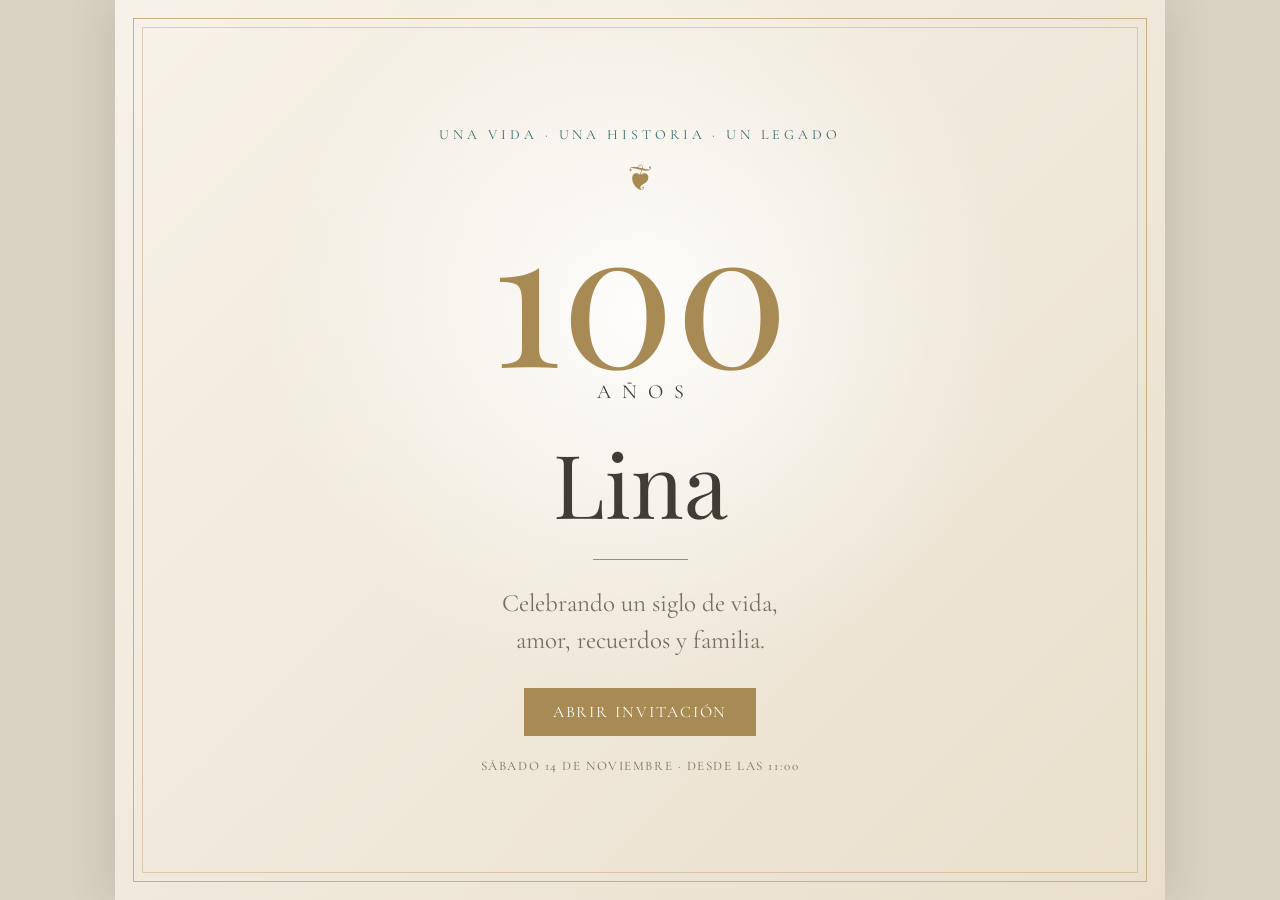
<file: index.html>
<!DOCTYPE html>
<html lang="es">
<head>
    <meta charset="UTF-8">
    <meta name="viewport" content="width=device-width, initial-scale=1.0">

    <title>Lina | 100 años</title>

    <meta property="og:type" content="website">
    <meta property="og:title" content="Lina | 100 años">
    <meta property="og:description" content="¡Estás invitado/a! Acompañanos a celebrar los 100 años de Lina. Sábado 14 de noviembre, desde las 11:00.">
    <meta property="og:url" content="https://shadownat24.github.io/Invitacion_Lina/">

    <meta property="og:image" content="https://shadownat24.github.io/Invitacion_Lina/Fotos/IMG-20261020-WA0048%282%29.jpg">
    <meta property="og:image:alt" content="Lina, celebramos tus 100 años. ¡Estás invitado/a!">
    <meta property="og:image:type" content="image/jpeg">
    <meta property="og:image:width" content="961">
    <meta property="og:image:height" content="2048">
    <meta name="twitter:card" content="summary_large_image">
    <meta name="twitter:title" content="Lina | 100 años">
    <meta name="twitter:description" content="¡Estás invitado/a! Celebramos los 100 años de Lina. Sábado 14 de noviembre, desde las 11:00.">
    <meta name="twitter:image" content="https://shadownat24.github.io/Invitacion_Lina/Fotos/IMG-20261020-WA0048%282%29.jpg">

    <link rel="stylesheet" href="assets/style.css?v=8">
</head>

<body>
<main class="site">

    <section id="portada" class="portada">
        <div class="marco-portada"></div>

        <div class="portada-contenido">
            <p class="eyebrow">UNA VIDA · UNA HISTORIA · UN LEGADO</p>
            <div class="ornamento">❦</div>

            <p class="aniversario">100</p>
            <p class="aniversario-sub">AÑOS</p>

            <h1>Lina</h1>

            <div class="linea-dorada"></div>

            <p class="frase-portada">
                Celebrando un siglo de vida,<br>
                amor, recuerdos y familia.
            </p>

            <button id="abrirInvitacion" class="boton-entrar" type="button">
                ABRIR INVITACIÓN
            </button>

            <p class="fecha-portada">SÁBADO 14 DE NOVIEMBRE · DESDE LAS 11:00</p>
        </div>
    </section>

    <section id="invitacion" class="invitacion" aria-hidden="true">
        <div class="contenido">

            <header class="cabecera">
                <p class="eyebrow">CON MUCHO CARIÑO</p>
                <div class="ornamento">❦</div>
                <h2>Lina</h2>
                <p class="cien">100 años</p>
                <div class="linea-dorada"></div>
                <p class="mensaje">
                    Hay vidas que se cuentan en años y otras que se cuentan
                    en historias, recuerdos y personas que dejaron huella.
                    <br><br>
                    Hoy queremos celebrar a <strong>Lina</strong> y todo lo que
                    significa compartir un siglo de vida junto a quienes la quieren.
                </p>
            </header>

            <section class="bloque-info">
                <p class="etiqueta">LA CELEBRACIÓN</p>
                <h3>Un día para recordar</h3>

                <div class="dato-evento">
                    <span class="icono">✦</span>
                    <div>
                        <strong>Fecha</strong>
                        <p>Sábado 14 de noviembre · a partir de las 11:00</p>
                    </div>
                </div>

                <div class="dato-evento">
                    <span class="icono">✦</span>
                    <div>
                        <strong>Lugar</strong>
                        <p>Chiriguanos 2718, esquina Ingavi<br>Salón Cooperativa, Montevideo</p>
                    </div>
                </div>

                <a
                    href="https://www.google.com/maps/search/?api=1&query=Chiriguanos+2718%2C+esquina+Ingavi%2C+Sal%C3%B3n+Cooperativa%2C+Montevideo"
                    target="_blank"
                    rel="noopener noreferrer"
                    class="boton-secundario"
                >📍 CÓMO LLEGAR</a>
            </section>

            <section class="bloque-especial">
                <p class="numero-grande">100</p>
                <p class="texto-centro">
                    <strong>cien años de historias</strong><br>
                    y una familia que tiene mucho para celebrar.
                </p>
                <div class="ornamento pequeño">❦</div>
            </section>

            <section class="bloque-info detalles">
                <p class="etiqueta">INFORMACIÓN</p>
                <h3>Nos encontramos el sábado 14</h3>
                <p>La celebración comienza a partir de las 11:00 de la mañana.</p>
            </section>

            <section class="bloque-info reglas">
                <p class="etiqueta">ANTES DE VENIR</p>
                <h3>Unas cositas importantes</h3>
                <ul class="lista-reglas">
                    <li><strong>Niños:</strong> pueden venir. Por favor, indicá cuántos niños te acompañan en el formulario.</li>
                    <li><strong>Acompañantes:</strong> la invitación es para las personas indicadas. Si querés llevar a alguien más que no fue invitado, avisá a la familia con anticipación.</li>
                    <li><strong>Para compartir:</strong> si podés, traé algo para tomar o compartir con los demás.</li>
                    <li><strong>Bebidas alcohólicas:</strong> quienes quieran tomar alcohol deben traer su propia bebida.</li>
                </ul>
            </section>

            <section class="bloque-info recordatorio">
                <p class="etiqueta">UN PEQUEÑO RECORDATORIO</p>
                <h3>¿Ya confirmaste?</h3>
                <p class="texto-terminos">Te pedimos confirmar, como máximo, una semana antes de la celebración: el sábado 7 de noviembre. Si ya completaste el formulario, podés ignorar el recordatorio.</p>
                <a class="boton-secundario" href="recordatorio-confirmacion-lina.ics" download>🔔 GUARDAR RECORDATORIO</a>
                <p class="nota-recordatorio">El aviso se mostrará según la configuración de recordatorios de tu calendario después de guardar el archivo.</p>
            </section>

            <section class="confirmacion">
                <p class="etiqueta">CONFIRMACIÓN</p>
                <h3>¿Nos acompañás?</h3>
                <p>Confirmá tu asistencia para que podamos preparar todo con cariño.</p>
                <a href="formulario.html?v=5" class="boton-secundario">CONFIRMAR INVITACIÓN</a>
            </section>

            <section class="compartir">
                <p class="etiqueta">INVITACIÓN</p>
                <h3>Compartila con la familia</h3>
                <p>
                    Podés enviar esta invitación por WhatsApp para que todos
                    tengan la información a mano.
                </p>
                <a
                    href="https://wa.me/?text=%C2%A1Hola!%20Te%20comparto%20la%20invitaci%C3%B3n%20para%20celebrar%20los%20100%20a%C3%B1os%20de%20Lina.%20https%3A%2F%2Fshadownat24.github.io%2FInvitacion_Lina%2F"
                    target="_blank"
                    rel="noopener noreferrer"
                    class="boton-secundario"
                >💬 COMPARTIR POR WHATSAPP</a>
            </section>

            <section class="terminos-toggle">
                <button type="button" id="botonTerminos" class="boton-secundario" aria-expanded="false" aria-controls="contenidoTerminos">TÉRMINOS Y CONDICIONES</button>
                <div id="contenidoTerminos" class="contenido-terminos" hidden>
                    <h3>Información importante</h3>
                    <p class="texto-terminos">Al enviar la confirmación, aceptás que la familia use los datos proporcionados únicamente para organizar la celebración. La confirmación debe reflejar la cantidad real de personas que asistirán. Si tus planes cambian, avisá a la familia.</p>
                    <p class="texto-terminos">¿Te gustaría una invitación personalizada para tu propio evento? Es un servicio de diseño pago, no gratuito. Consultá el precio y las condiciones antes de solicitarla.</p>
                </div>
            </section>

            <section class="foto-lina-final" aria-label="Foto de Lina">
                <p class="etiqueta">CON TODO NUESTRO CARIÑO</p>
                <h3>Celebramos tu vida, Lina</h3>
                <figure>
                    <img src="Fotos/IMG-20261020-WA0048(2).jpg" alt="Fotografía de Lina" loading="lazy">
                    <figcaption>100 años de recuerdos, amor y familia.</figcaption>
                </figure>
            </section>

            <footer>
                <div class="ornamento">❦</div>
                <p class="firma">Lina</p>
                <p>100 años de una vida para celebrar.</p>
            </footer>

        </div>
    </section>
</main>

<script src="assets/script.js?v=7"></script>
<script>
document.addEventListener("DOMContentLoaded", function () {
 const button = document.getElementById("botonTerminos");
 const content = document.getElementById("contenidoTerminos");
 if (!button || !content) return;
 button.addEventListener("click", function () {
  const open = button.getAttribute("aria-expanded") === "true";
  button.setAttribute("aria-expanded", String(!open));
  content.hidden = open;
  button.textContent = open ? "TÉRMINOS Y CONDICIONES" : "OCULTAR TÉRMINOS Y CONDICIONES";
 });
});
</script>
</body>
</html>
</file>
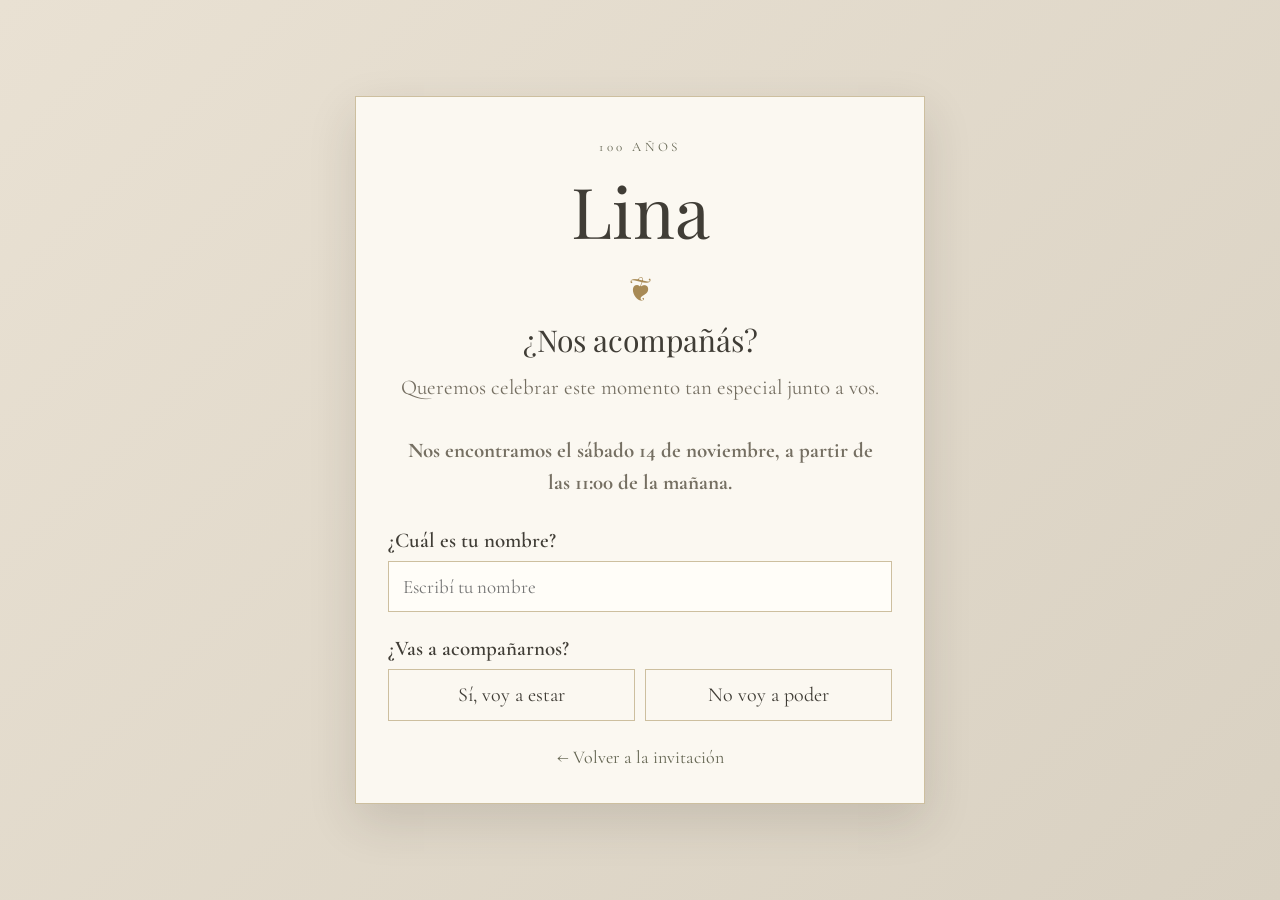
<file: formulario.html>
<!DOCTYPE html>
<html lang="es"><head>
<meta charset="UTF-8"><meta name="viewport" content="width=device-width, initial-scale=1.0">
<title>Confirmación | Lina</title>
<link rel="stylesheet" href="assets/formulario.css?v=5">
</head><body>
<main class="formulario-pagina"><div class="tarjeta-formulario">
<p class="mini">100 AÑOS</p><h1>Lina</h1><div class="ornamento">❦</div>
<h2>¿Nos acompañás?</h2>
<p class="introduccion">Queremos celebrar este momento tan especial junto a vos.<br><br><strong>Nos encontramos el sábado 14 de noviembre, a partir de las 11:00 de la mañana.</strong></p>
<form id="formularioRSVP" action="https://formspree.io/f/mqpkepzv" method="POST">
<div class="campo"><label for="nombre">¿Cuál es tu nombre?</label><input type="text" id="nombre" name="nombre" placeholder="Escribí tu nombre" required></div>
<div class="campo"><label>¿Vas a acompañarnos?</label><div class="opciones"><button type="button" class="opcion asistencia" data-value="si">Sí, voy a estar</button><button type="button" class="opcion asistencia" data-value="no">No voy a poder</button></div><input type="hidden" id="asistencia" name="asistencia" required></div>
<div id="preguntasSi" class="preguntas-ocultas">
<div class="campo"><label>¿Venís acompañado/a?</label><div class="opciones"><button type="button" class="opcion acompanado" data-value="si">Sí</button><button type="button" class="opcion acompanado" data-value="no">No</button></div><input type="hidden" id="acompanado" name="acompanado"></div>
<div id="cantidadAcompanantes" class="campo oculto"><label>¿Cuántas personas vienen con vos?</label><div class="contador"><button type="button" id="menosAcompanantes">−</button><span id="numeroAcompanantes">1</span><button type="button" id="masAcompanantes">+</button></div><input type="hidden" id="acompanantes" name="acompanantes" value="1"></div>
<div class="campo"><label>¿Venís con niños?</label><div class="opciones"><button type="button" class="opcion ninos" data-value="si">Sí</button><button type="button" class="opcion ninos" data-value="no">No</button></div><input type="hidden" id="ninos" name="ninos"></div>
<div id="cantidadNinos" class="campo oculto"><label>¿Cuántos niños?</label><div class="contador"><button type="button" id="menosNinos">−</button><span id="numeroNinos">1</span><button type="button" id="masNinos">+</button></div><input type="hidden" id="cantidad_ninos" name="cantidad_ninos" value="1"></div>
<div class="campo"><label for="bebida_comida">¿Querés avisarnos si vas a traer algo para compartir? <span>(Opcional)</span></label><input type="text" id="bebida_comida" name="bebida_comida" placeholder="Opcional"></div>
<div class="campo"><label for="mensaje">¿Querés dejarle un mensaje a Lina? <span>(Opcional)</span></label><textarea id="mensaje" name="mensaje" rows="4" placeholder="Escribí unas palabras..."></textarea></div>
<button type="submit" class="enviar">ENVIAR CONFIRMACIÓN</button></div>
<div id="respuestaNo" class="respuesta-no"><div class="ornamento">❦</div><h3>Gracias por avisarnos</h3><p>Sentimos que no puedas acompañarnos. Tu cariño también forma parte de este día.</p><button type="submit" class="enviar">ENVIAR RESPUESTA</button></div>
</form>
<div id="mensajeFinal" class="mensaje-final"><div class="ornamento">❦</div><h2>Muchas gracias</h2><p>Tu respuesta fue enviada correctamente.</p></div>
<div class="volver"><a href="index.html">← Volver a la invitación</a></div>
</div></main>
<script src="assets/formulario.js?v=5"></script></body></html>
</file>
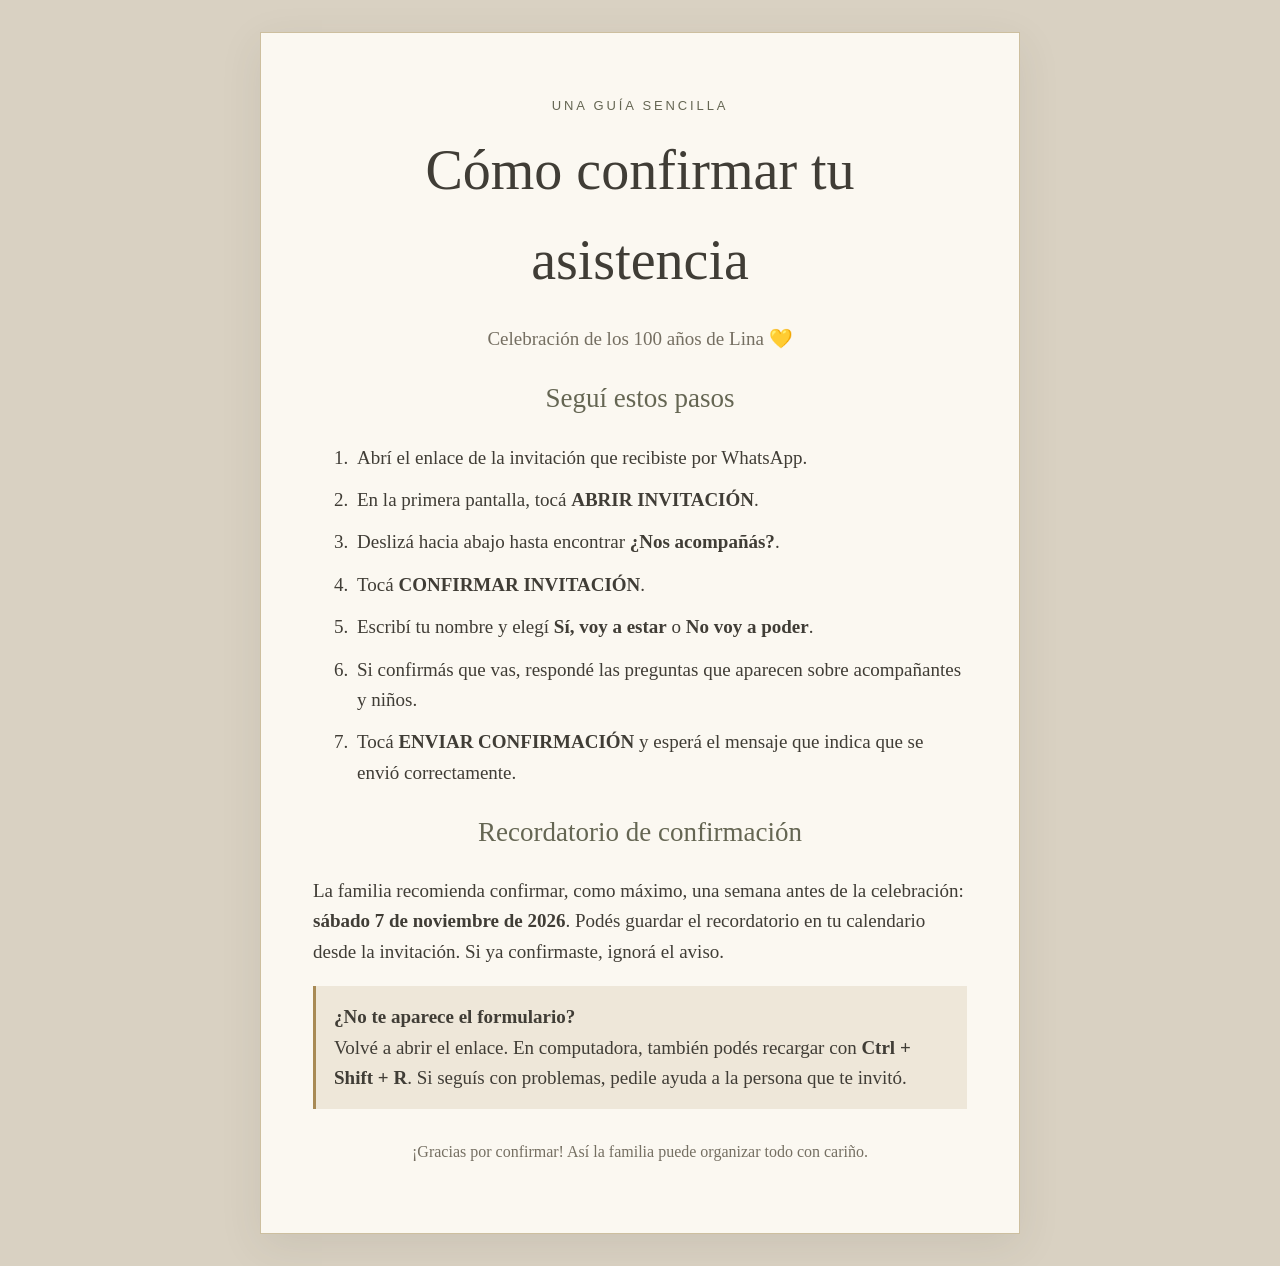
<file: guia-confirmar.html>
<!DOCTYPE html>
<html lang="es"><head><meta charset="UTF-8"><meta name="viewport" content="width=device-width,initial-scale=1">
<title>Cómo confirmar | Lina, 100 años</title>
<style>
:root{--paper:#fbf8f1;--gold:#a88a55;--olive:#656653;--ink:#403d36;--muted:#756f62;--border:#cdbf9f}
*{box-sizing:border-box}body{margin:0;background:#d9d1c2;color:var(--ink);font:19px Georgia,serif;line-height:1.6}
main{width:min(92%,760px);margin:32px auto;padding:clamp(24px,5vw,52px);background:var(--paper);border:1px solid var(--border);box-shadow:0 12px 40px #403d3618}
.kicker{text-transform:uppercase;letter-spacing:.22em;font:13px Arial,sans-serif;color:var(--olive);text-align:center}
h1,h2{text-align:center;font-weight:400}h1{font-size:clamp(36px,7vw,56px);margin:8px 0;color:var(--ink)}h2{font-size:27px;color:var(--olive)}
li{margin:12px 0;padding-left:4px}strong{color:var(--ink)}.note{padding:16px 18px;background:#eee7d9;border-left:3px solid var(--gold)}a{color:var(--olive)}.foot{text-align:center;margin-top:30px;color:var(--muted);font-size:16px}
</style></head><body><main>
<p class="kicker">Una guía sencilla</p><h1>Cómo confirmar tu asistencia</h1><p style="text-align:center;color:var(--muted)">Celebración de los 100 años de Lina 💛</p>
<h2>Seguí estos pasos</h2><ol>
<li>Abrí el enlace de la invitación que recibiste por WhatsApp.</li>
<li>En la primera pantalla, tocá <strong>ABRIR INVITACIÓN</strong>.</li>
<li>Deslizá hacia abajo hasta encontrar <strong>¿Nos acompañás?</strong>.</li>
<li>Tocá <strong>CONFIRMAR INVITACIÓN</strong>.</li>
<li>Escribí tu nombre y elegí <strong>Sí, voy a estar</strong> o <strong>No voy a poder</strong>.</li>
<li>Si confirmás que vas, respondé las preguntas que aparecen sobre acompañantes y niños.</li>
<li>Tocá <strong>ENVIAR CONFIRMACIÓN</strong> y esperá el mensaje que indica que se envió correctamente.</li>
</ol>
<h2>Recordatorio de confirmación</h2><p>La familia recomienda confirmar, como máximo, una semana antes de la celebración: <strong>sábado 7 de noviembre de 2026</strong>. Podés guardar el recordatorio en tu calendario desde la invitación. Si ya confirmaste, ignorá el aviso.</p>
<div class="note"><strong>¿No te aparece el formulario?</strong><br>Volvé a abrir el enlace. En computadora, también podés recargar con <strong>Ctrl + Shift + R</strong>. Si seguís con problemas, pedile ayuda a la persona que te invitó.</div>
<p class="foot">¡Gracias por confirmar! Así la familia puede organizar todo con cariño.</p>
</main></body></html>
</file>
<file: assets/style.css>
@import url('https://fonts.googleapis.com/css2?family=Cormorant+Garamond:wght@400;500;600;700&family=Playfair+Display:wght@400;500;600&display=swap');

:root {
    --marfil: #f5f0e7;
    --papel: #fbf8f1;
    --champagne: #e8decb;
    --dorado: #a88a55;
    --dorado-claro: #c7b181;
    --oliva: #656653;
    --texto: #403d36;
    --suave: #756f62;
    --borde: #cdbf9f;
}

* {
    box-sizing: border-box;
}

html {
    scroll-behavior: smooth;
}

body {
    margin: 0;
    background: #d9d1c2;
    color: var(--texto);
    font-family: "Cormorant Garamond", Georgia, serif;
}

button,
a {
    font-family: inherit;
}

.site {
    width: min(100%, 1050px);
    margin: auto;
    background: var(--papel);
    box-shadow: 0 0 45px rgba(45, 40, 30, .14);
}

.portada {
    min-height: 100svh;
    position: relative;
    overflow: hidden;
    display: flex;
    align-items: center;
    justify-content: center;
    padding: 45px 24px;
    text-align: center;
    background:
        radial-gradient(circle at 50% 35%, rgba(255,255,255,.9), transparent 48%),
        linear-gradient(135deg, #f7f2e9, #e9dfcc);
}

.marco-portada {
    position: absolute;
    inset: 18px;
    border: 1px solid var(--dorado-claro);
    pointer-events: none;
}

.marco-portada::after {
    content: "";
    position: absolute;
    inset: 8px;
    border: 1px solid rgba(168,138,85,.35);
}

.portada-contenido {
    position: relative;
    z-index: 2;
    width: 100%;
    max-width: 650px;
}

.eyebrow,
.etiqueta {
    margin: 0;
    color: var(--oliva);
    font-size: 14px;
    letter-spacing: .28em;
    text-transform: uppercase;
}

.ornamento {
    color: var(--dorado);
    font-size: 34px;
    line-height: 1;
    margin: 18px 0;
}

.aniversario {
    margin: 0;
    color: var(--dorado);
    font-family: "Playfair Display", Georgia, serif;
    font-size: clamp(110px, 20vw, 190px);
    line-height: .8;
    font-weight: 400;
}

.aniversario-sub {
    margin: 15px 0 0;
    color: var(--texto);
    font-size: 20px;
    letter-spacing: .55em;
    padding-left: .55em;
}

.portada h1 {
    margin: 20px 0 8px;
    color: var(--texto);
    font-family: "Playfair Display", Georgia, serif;
    font-size: clamp(55px, 10vw, 88px);
    font-weight: 400;
}

.linea-dorada {
    width: 95px;
    height: 1px;
    margin: 18px auto;
    background: var(--dorado);
}

.frase-portada {
    margin: 25px auto 30px;
    color: var(--suave);
    font-size: clamp(20px, 3vw, 25px);
    line-height: 1.45;
}

.boton-entrar,
.boton-principal {
    display: inline-block;
    border: 1px solid var(--dorado);
    background: var(--dorado);
    color: #fffdf7;
    padding: 13px 28px;
    text-decoration: none;
    font-size: 16px;
    letter-spacing: .12em;
    cursor: pointer;
    transition: .25s ease;
}

.boton-entrar:hover,
.boton-principal:hover {
    background: #927544;
    transform: translateY(-2px);
}

.fecha-portada {
    margin: 22px 0 0;
    color: var(--suave);
    font-size: 13px;
    letter-spacing: .12em;
}

.invitacion {
    display: none;
    min-height: 100svh;
    padding: 70px 22px 80px;
    background:
        linear-gradient(rgba(251,248,241,.94), rgba(251,248,241,.97)),
        repeating-linear-gradient(0deg, transparent 0, transparent 35px, rgba(168,138,85,.035) 36px);
}

.invitacion.mostrar {
    display: block;
    animation: aparecer .7s ease both;
}

@keyframes aparecer {
    from { opacity: 0; transform: translateY(20px); }
    to { opacity: 1; transform: translateY(0); }
}

.contenido {
    width: min(100%, 650px);
    margin: auto;
    text-align: center;
}

.cabecera h2 {
    margin: 0;
    color: var(--texto);
    font-family: "Playfair Display", Georgia, serif;
    font-size: clamp(48px, 9vw, 70px);
    font-weight: 400;
}

.cien {
    margin: 5px 0 0;
    color: var(--dorado);
    font-size: 27px;
    letter-spacing: .15em;
}

.mensaje {
    max-width: 590px;
    margin: 28px auto 45px;
    color: var(--suave);
    font-size: 21px;
    line-height: 1.6;
}

.bloque-info,
.bloque-especial,
.confirmacion,
.compartir {
    margin-top: 28px;
    padding: 34px 30px;
    border: 1px solid var(--borde);
    background: rgba(255,255,255,.42);
}

.bloque-info h3,
.confirmacion h3,
.compartir h3 {
    margin: 8px 0 22px;
    color: var(--texto);
    font-family: "Playfair Display", Georgia, serif;
    font-size: 30px;
    font-weight: 400;
}

.dato-evento {
    display: flex;
    align-items: flex-start;
    gap: 16px;
    max-width: 500px;
    margin: 25px auto;
    text-align: left;
}

.icono {
    color: var(--dorado);
    font-size: 15px;
    margin-top: 7px;
}

.dato-evento strong {
    color: var(--oliva);
    font-size: 19px;
    font-weight: 600;
}

.dato-evento p {
    margin: 3px 0 0;
    color: var(--texto);
    font-size: 19px;
    line-height: 1.45;
}

.boton-secundario {
    display: inline-block;
    margin-top: 12px;
    padding: 11px 21px;
    border: 1px solid var(--dorado);
    color: var(--texto);
    background: transparent;
    text-decoration: none;
    font-size: 15px;
    letter-spacing: .08em;
    transition: .25s ease;
}

.boton-secundario:hover {
    background: var(--champagne);
    transform: translateY(-2px);
}

.bloque-especial {
    padding: 45px 25px;
    background: var(--champagne);
}

.numero-grande {
    margin: 0;
    color: var(--dorado);
    font-family: "Playfair Display", Georgia, serif;
    font-size: 105px;
    line-height: .9;
}

.texto-centro {
    margin: 18px 0 0;
    color: var(--suave);
    font-size: 21px;
    line-height: 1.5;
}

.pequeño {
    margin: 22px 0 0;
    font-size: 27px;
}

.detalles p:not(.etiqueta) {
    margin: 0 auto;
    max-width: 510px;
    color: var(--suave);
    font-size: 19px;
    line-height: 1.55;
}

.confirmacion {
    margin-top: 42px;
    background: #eee7d9;
}

.confirmacion > p:not(.etiqueta),
.compartir > p:not(.etiqueta) {
    max-width: 500px;
    margin: 0 auto 25px;
    color: var(--suave);
    font-size: 19px;
    line-height: 1.5;
}

.compartir {
    background: transparent;
}

footer {
    margin-top: 65px;
    padding-top: 30px;
    border-top: 1px solid var(--borde);
}

footer .ornamento {
    margin: 0 0 12px;
}

.firma {
    margin: 0;
    color: var(--texto);
    font-family: "Playfair Display", Georgia, serif;
    font-size: 42px;
}

footer p:last-child {
    margin: 8px 0 0;
    color: var(--suave);
    font-size: 18px;
}

@media (max-width: 600px) {
    .marco-portada {
        inset: 10px;
    }

    .marco-portada::after {
        inset: 6px;
    }

    .portada {
        padding: 35px 20px;
    }

    .aniversario {
        font-size: 115px;
    }

    .aniversario-sub {
        font-size: 15px;
    }

    .portada h1 {
        font-size: 60px;
    }

    .invitacion {
        padding: 55px 15px 65px;
    }

    .bloque-info,
    .bloque-especial,
    .confirmacion,
    .compartir {
        padding: 28px 20px;
    }

    .mensaje {
        font-size: 19px;
    }

    .dato-evento p {
        font-size: 18px;
    }

    .boton-principal,
    .boton-secundario,
    .boton-entrar {
        max-width: 100%;
    }
}


/* Reglas, términos y recordatorio: lectura cómoda en móvil y escritorio */
.lista-reglas { max-width: 540px; margin: 0 auto; padding-left: 24px; text-align: left; color: var(--suave); font-size: 20px; line-height: 1.65; }
.lista-reglas li { margin: 0 0 14px; padding-left: 4px; }
.lista-reglas strong { color: var(--texto); }
.texto-terminos { max-width: 540px; margin: 0 auto 16px; text-align: left; color: var(--suave); font-size: 19px; line-height: 1.65; }
.nota-recordatorio { margin: 14px auto 0; max-width: 500px; color: var(--suave); font-size: 16px; line-height: 1.5; }
@media (max-width: 600px) {
 .lista-reglas { font-size: 19px; padding-left: 22px; }
 .texto-terminos { font-size: 18px; }
 .nota-recordatorio { font-size: 16px; }
}


/* Términos y condiciones como botón discreto al final */
.terminos-toggle { margin: 30px auto 0; text-align: center; }
.terminos-toggle > .boton-secundario { cursor: pointer; font-size: 15px; }
.contenido-terminos { max-width: 650px; margin: 18px auto 0; padding: 22px 24px; border: 1px solid var(--borde); background: rgba(255,255,255,.42); text-align: center; }
.contenido-terminos h3 { margin: 0 0 14px; font-family: "Playfair Display", Georgia, serif; font-size: 23px; font-weight: 400; }
.contenido-terminos[hidden] { display: none; }


/* Verde más marino, manteniendo el estilo elegante de Lina */
:root {
    --oliva: #356b68;
}
.eyebrow, .etiqueta { color: var(--oliva); }


/* Cierre con la foto de Lina */
.foto-lina-final {
    margin: 48px auto 0;
    padding: 32px 24px;
    border: 1px solid var(--borde);
    background: rgba(255,255,255,.38);
}
.foto-lina-final h3 {
    margin: 10px 0 24px;
    color: var(--texto);
    font-family: "Playfair Display", Georgia, serif;
    font-size: 30px;
    font-weight: 400;
}
.foto-lina-final figure { margin: 0 auto; max-width: 460px; }
.foto-lina-final img {
    display: block;
    width: 100%;
    max-height: 620px;
    object-fit: cover;
    object-position: center 35%;
    border: 5px solid #fffdf7;
    outline: 1px solid var(--dorado-claro);
    box-shadow: 0 8px 26px rgba(45,40,30,.13);
}
.foto-lina-final figcaption {
    margin-top: 17px;
    color: var(--suave);
    font-size: 20px;
    font-style: italic;
}
@media (max-width: 600px) {
 .foto-lina-final { padding: 25px 17px; }
 .foto-lina-final h3 { font-size: 26px; }
 .foto-lina-final img { max-height: 560px; }
}
</file>
<file: assets/formulario.css>
@import url('https://fonts.googleapis.com/css2?family=Cormorant+Garamond:wght@400;500;600;700&family=Playfair+Display:wght@400;500;600&display=swap');

:root {
    --papel: #fbf8f1;
    --champagne: #e8decb;
    --dorado: #a88a55;
    --dorado-claro: #cdbf9f;
    --oliva: #656653;
    --texto: #403d36;
    --suave: #756f62;
}

* { box-sizing: border-box; }

body {
    margin: 0;
    min-height: 100vh;
    background: linear-gradient(135deg, #e9e1d3, #d9d1c2);
    color: var(--texto);
    font-family: "Cormorant Garamond", Georgia, serif;
}

.formulario-pagina {
    min-height: 100vh;
    display: flex;
    justify-content: center;
    align-items: center;
    padding: 30px 15px;
}

.tarjeta-formulario {
    width: min(100%, 570px);
    padding: 42px 32px 35px;
    background: var(--papel);
    border: 1px solid var(--dorado-claro);
    box-shadow: 0 18px 45px rgba(50,45,35,.14);
    text-align: center;
}

.mini,
.etiqueta {
    margin: 0;
    color: var(--oliva);
    font-size: 13px;
    letter-spacing: .28em;
}

h1 {
    margin: 8px 0 0;
    color: var(--texto);
    font-family: "Playfair Display", Georgia, serif;
    font-size: 70px;
    font-weight: 400;
}

.ornamento {
    color: var(--dorado);
    font-size: 32px;
    margin: 12px 0;
}

h2 {
    margin: 8px 0 12px;
    font-family: "Playfair Display", Georgia, serif;
    font-size: 30px;
    font-weight: 400;
}

.introduccion {
    margin: 0 auto 30px;
    max-width: 480px;
    color: var(--suave);
    font-size: 20px;
    line-height: 1.5;
}

.campo {
    text-align: left;
    margin-bottom: 24px;
}

.campo label {
    display: block;
    margin-bottom: 8px;
    color: var(--texto);
    font-size: 20px;
    font-weight: 600;
}

input[type="text"],
textarea {
    width: 100%;
    padding: 13px 14px;
    border: 1px solid var(--dorado-claro);
    border-radius: 0;
    background: #fffdf8;
    color: var(--texto);
    font: inherit;
    font-size: 19px;
    outline: none;
}

input:focus,
textarea:focus {
    border-color: var(--dorado);
    box-shadow: 0 0 0 2px rgba(168,138,85,.12);
}

textarea { resize: vertical; }

.opciones {
    display: grid;
    grid-template-columns: 1fr 1fr;
    gap: 10px;
}

.opcion {
    min-height: 52px;
    padding: 10px;
    border: 1px solid var(--dorado-claro);
    background: transparent;
    color: var(--texto);
    font: inherit;
    font-size: 19px;
    cursor: pointer;
    transition: .2s ease;
}

.opcion:hover {
    background: var(--champagne);
}

.opcion.seleccionado {
    background: var(--champagne);
    border-color: var(--dorado);
}

.preguntas-ocultas,
.respuesta-no,
.mensaje-final,
.oculto { display: none; }

.preguntas-ocultas.visible,
.respuesta-no.visible,
.mensaje-final.visible { display: block; }

.contador {
    display: flex;
    align-items: center;
    justify-content: center;
    gap: 25px;
}

.contador button {
    width: 40px;
    height: 40px;
    border: 1px solid var(--dorado-claro);
    background: transparent;
    color: var(--dorado);
    font-size: 24px;
    cursor: pointer;
}

.contador span {
    min-width: 35px;
    font-size: 24px;
    text-align: center;
}

.enviar {
    width: 100%;
    padding: 14px 20px;
    border: 1px solid var(--dorado);
    background: var(--dorado);
    color: white;
    font: inherit;
    font-size: 19px;
    letter-spacing: .08em;
    cursor: pointer;
    transition: .2s ease;
}

.enviar:hover {
    background: #927544;
}

.respuesta-no h3,
.mensaje-final h2 {
    font-family: "Playfair Display", Georgia, serif;
    font-weight: 400;
}

.respuesta-no h3 { font-size: 29px; }

.respuesta-no p,
.mensaje-final p {
    font-size: 20px;
    line-height: 1.5;
}

.volver { margin-top: 25px; }

.volver a {
    color: var(--oliva);
    text-decoration: none;
    font-size: 18px;
}

@media (max-width: 600px) {
    .tarjeta-formulario { padding: 35px 20px 28px; }
    h1 { font-size: 58px; }
    h2 { font-size: 27px; }
    .opciones { grid-template-columns: 1fr; }
}

/* Legibilidad mejorada */
@media(min-width:601px){.introduccion{font-size:21px}.campo label{font-size:21px}.opcion{font-size:20px}}
@media(max-width:600px){.introduccion{font-size:20px}.campo label{font-size:19px}.opcion{font-size:19px}}
</file>
